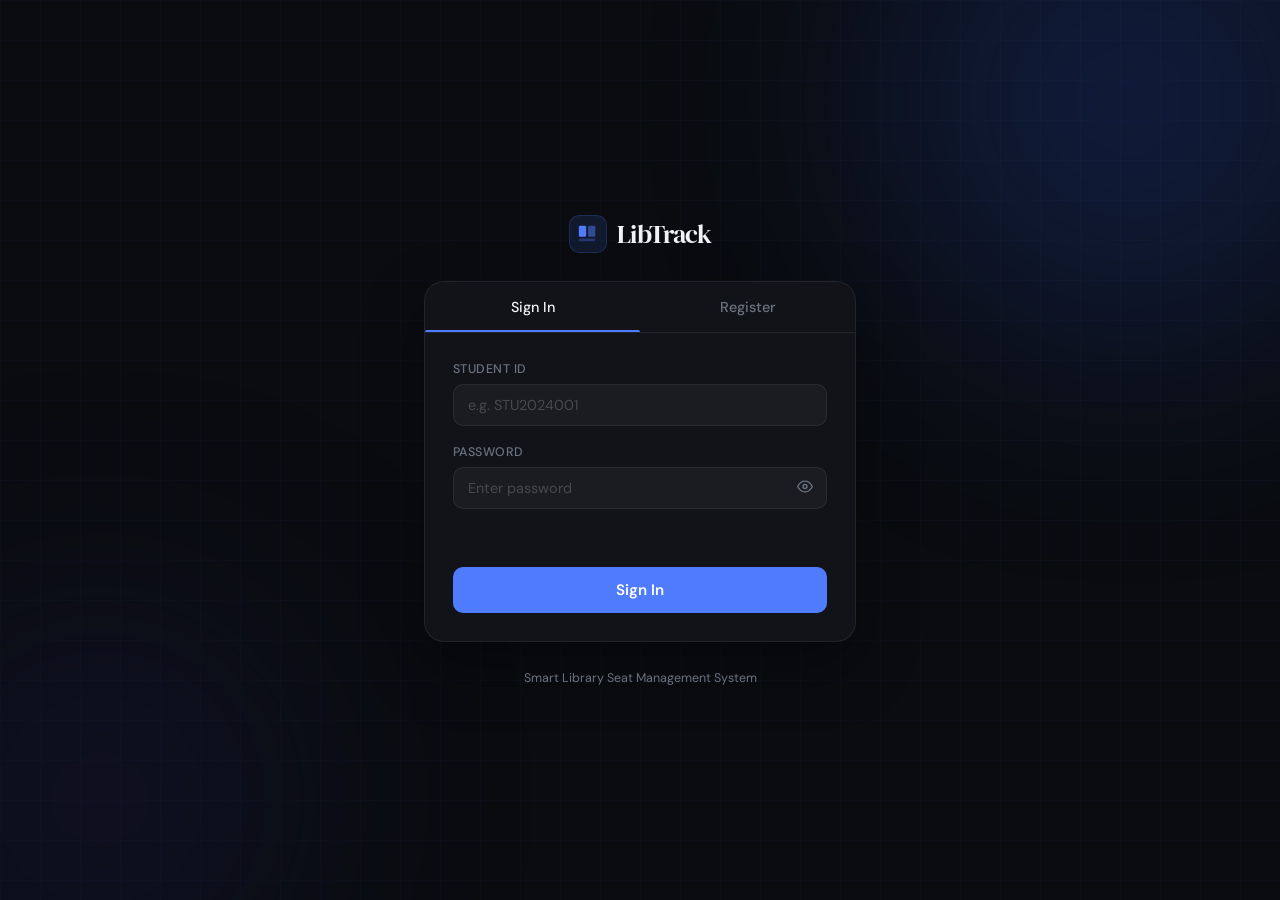
<file: frontend/index.html>
<!DOCTYPE html>
<html lang="en">
<head>
  <meta charset="UTF-8"/>
  <meta name="viewport" content="width=device-width, initial-scale=1.0"/>
  <title>LibTrack — Login</title>
  <link rel="preconnect" href="https://fonts.googleapis.com">
  <link href="https://fonts.googleapis.com/css2?family=DM+Serif+Display:ital@0;1&family=DM+Sans:wght@300;400;500;600&family=JetBrains+Mono:wght@400;500&display=swap" rel="stylesheet">
  <link rel="stylesheet" href="auth.css"/>
</head>
<body>
  <div class="bg-grid"></div>
  <div class="bg-glow g1"></div>
  <div class="bg-glow g2"></div>

  <div class="auth-wrap">
    <div class="brand">
      <div class="brand-icon">
        <svg width="22" height="22" viewBox="0 0 24 24" fill="none">
          <rect x="2" y="3" width="8" height="12" rx="1.5" fill="currentColor"/>
          <rect x="12" y="3" width="8" height="12" rx="1.5" fill="currentColor" opacity=".5"/>
          <rect x="2" y="17" width="18" height="3" rx="1.5" fill="currentColor" opacity=".3"/>
        </svg>
      </div>
      <span class="brand-name">LibTrack</span>
    </div>

    <div class="auth-card">
      <!-- TABS -->
      <div class="tabs">
        <button class="tab active" id="tab-login" onclick="showTab('login')">Sign In</button>
        <button class="tab" id="tab-register" onclick="showTab('register')">Register</button>
        <div class="tab-slider" id="tab-slider"></div>
      </div>

      <!-- LOGIN FORM -->
      <form id="login-form" class="auth-form" onsubmit="handleLogin(event)">
        <div class="form-group">
          <label>Student ID</label>
          <input type="text" id="l-sid" placeholder="e.g. STU2024001" autocomplete="username" required/>
        </div>
        <div class="form-group">
          <label>Password</label>
          <div class="input-wrap">
            <input type="password" id="l-pass" placeholder="Enter password" autocomplete="current-password" required/>
            <button type="button" class="eye-btn" onclick="togglePwd('l-pass',this)">
              <svg width="16" height="16" viewBox="0 0 24 24" fill="none" stroke="currentColor" stroke-width="2"><path d="M1 12s4-8 11-8 11 8 11 8-4 8-11 8-11-8-11-8z"/><circle cx="12" cy="12" r="3"/></svg>
            </button>
          </div>
        </div>
        <div class="form-error" id="login-error"></div>
        <button type="submit" class="btn-primary" id="login-btn">
          <span>Sign In</span>
          <div class="spinner hidden" id="login-spin"></div>
        </button>
      </form>

      <!-- REGISTER FORM -->
      <form id="register-form" class="auth-form hidden" onsubmit="handleRegister(event)">
        <div class="form-row">
          <div class="form-group">
            <label>Full Name</label>
            <input type="text" id="r-name" placeholder="Your full name" required/>
          </div>
          <div class="form-group">
            <label>Student ID</label>
            <input type="text" id="r-sid" placeholder="STU2024001" required/>
          </div>
        </div>
        <div class="form-group">
          <label>Email</label>
          <input type="email" id="r-email" placeholder="you@college.edu" required/>
        </div>
        <div class="form-row">
          <div class="form-group">
            <label>Phone</label>
            <input type="tel" id="r-phone" placeholder="10-digit number" required/>
          </div>
          <div class="form-group">
            <label>Course</label>
            <input type="text" id="r-course" placeholder="B.Tech CSE" required/>
          </div>
        </div>
        <div class="form-group">
          <label>Password</label>
          <div class="input-wrap">
            <input type="password" id="r-pass" placeholder="Min 6 characters" required/>
            <button type="button" class="eye-btn" onclick="togglePwd('r-pass',this)">
              <svg width="16" height="16" viewBox="0 0 24 24" fill="none" stroke="currentColor" stroke-width="2"><path d="M1 12s4-8 11-8 11 8 11 8-4 8-11 8-11-8-11-8z"/><circle cx="12" cy="12" r="3"/></svg>
            </button>
          </div>
        </div>
        <div class="form-error" id="register-error"></div>
        <button type="submit" class="btn-primary" id="register-btn">
          <span>Create Account</span>
          <div class="spinner hidden" id="register-spin"></div>
        </button>
      </form>
    </div>

    <p class="auth-footer">Smart Library Seat Management System</p>
  </div>

  <script src="auth.js"></script>
</body>
</html>
</file>
<file: frontend/auth.css>
*, *::before, *::after { box-sizing: border-box; margin: 0; padding: 0; }

:root {
  --bg: #0a0c10;
  --surface: #111318;
  --border: rgba(255,255,255,0.07);
  --text: #f0f2f5;
  --muted: #6b7280;
  --accent: #4f7cff;
  --accent-dim: rgba(79,124,255,0.12);
  --green: #22c55e;
  --red: #ef4444;
  --radius: 14px;
}

body {
  font-family: 'DM Sans', sans-serif;
  background: var(--bg);
  color: var(--text);
  min-height: 100vh;
  display: flex;
  align-items: center;
  justify-content: center;
  overflow: hidden;
}

/* BACKGROUND */
.bg-grid {
  position: fixed; inset: 0;
  background-image:
    linear-gradient(rgba(79,124,255,0.03) 1px, transparent 1px),
    linear-gradient(90deg, rgba(79,124,255,0.03) 1px, transparent 1px);
  background-size: 40px 40px;
  pointer-events: none;
}
.bg-glow {
  position: fixed; border-radius: 50%;
  filter: blur(120px); pointer-events: none; opacity: 0.35;
}
.g1 { width: 500px; height: 500px; background: #1e3a8a; top: -150px; right: -100px; }
.g2 { width: 400px; height: 400px; background: #1e1b4b; bottom: -100px; left: -100px; }

/* WRAP */
.auth-wrap {
  position: relative; z-index: 10;
  width: 100%; max-width: 480px;
  padding: 24px;
  display: flex; flex-direction: column; align-items: center; gap: 28px;
  animation: fadeUp 0.5s ease both;
}
@keyframes fadeUp {
  from { opacity: 0; transform: translateY(20px); }
  to   { opacity: 1; transform: translateY(0); }
}

/* BRAND */
.brand {
  display: flex; align-items: center; gap: 10px;
}
.brand-icon {
  width: 38px; height: 38px;
  background: var(--accent-dim);
  border: 1px solid rgba(79,124,255,0.2);
  border-radius: 10px;
  display: flex; align-items: center; justify-content: center;
  color: var(--accent);
}
.brand-name {
  font-family: 'DM Serif Display', serif;
  font-size: 1.6rem;
  letter-spacing: -0.02em;
}

/* CARD */
.auth-card {
  width: 100%;
  background: var(--surface);
  border: 1px solid var(--border);
  border-radius: 20px;
  overflow: hidden;
  box-shadow: 0 24px 60px rgba(0,0,0,0.4);
}

/* TABS */
.tabs {
  display: flex; position: relative;
  border-bottom: 1px solid var(--border);
}
.tab {
  flex: 1; padding: 16px;
  background: none; border: none;
  color: var(--muted);
  font-family: 'DM Sans', sans-serif;
  font-size: 0.9rem; font-weight: 500;
  cursor: pointer;
  position: relative; z-index: 1;
  transition: color 0.2s;
}
.tab.active { color: var(--text); }
.tab-slider {
  position: absolute; bottom: 0; left: 0;
  width: 50%; height: 2px;
  background: var(--accent);
  border-radius: 2px 2px 0 0;
  transition: transform 0.25s cubic-bezier(0.34,1.56,0.64,1);
}

/* FORMS */
.auth-form {
  padding: 28px;
  display: flex; flex-direction: column; gap: 18px;
}
.auth-form.hidden { display: none; }

.form-row { display: grid; grid-template-columns: 1fr 1fr; gap: 14px; }

.form-group {
  display: flex; flex-direction: column; gap: 7px;
}
.form-group label {
  font-size: 0.78rem;
  font-weight: 500;
  color: var(--muted);
  letter-spacing: 0.04em;
  text-transform: uppercase;
}
.form-group input {
  background: rgba(255,255,255,0.04);
  border: 1px solid var(--border);
  border-radius: 10px;
  padding: 11px 14px;
  color: var(--text);
  font-family: 'DM Sans', sans-serif;
  font-size: 0.9rem;
  outline: none;
  transition: border-color 0.2s, box-shadow 0.2s;
  width: 100%;
}
.form-group input:focus {
  border-color: rgba(79,124,255,0.5);
  box-shadow: 0 0 0 3px rgba(79,124,255,0.1);
}
.form-group input::placeholder { color: rgba(255,255,255,0.2); }

.input-wrap { position: relative; }
.input-wrap input { padding-right: 42px; }
.eye-btn {
  position: absolute; right: 12px; top: 50%; transform: translateY(-50%);
  background: none; border: none; color: var(--muted); cursor: pointer;
  padding: 2px;
}
.eye-btn:hover { color: var(--text); }

.form-error {
  font-size: 0.82rem; color: var(--red);
  min-height: 18px;
  padding: 0 2px;
}

.btn-primary {
  width: 100%;
  background: var(--accent);
  border: none; border-radius: 10px;
  padding: 13px;
  color: #fff;
  font-family: 'DM Sans', sans-serif;
  font-size: 0.95rem; font-weight: 600;
  cursor: pointer;
  display: flex; align-items: center; justify-content: center; gap: 10px;
  transition: opacity 0.2s, transform 0.1s;
  margin-top: 4px;
}
.btn-primary:hover { opacity: 0.9; }
.btn-primary:active { transform: scale(0.98); }
.btn-primary:disabled { opacity: 0.5; cursor: not-allowed; }

.spinner {
  width: 16px; height: 16px;
  border: 2px solid rgba(255,255,255,0.3);
  border-top-color: #fff;
  border-radius: 50%;
  animation: spin 0.7s linear infinite;
}
.spinner.hidden { display: none; }
@keyframes spin { to { transform: rotate(360deg); } }

.auth-footer {
  font-size: 0.78rem; color: var(--muted);
  text-align: center;
}

/* TOAST */
.toast {
  position: fixed; bottom: 24px; left: 50%; transform: translateX(-50%) translateY(80px);
  background: #1e2128; border: 1px solid var(--border);
  border-radius: 10px; padding: 12px 20px;
  font-size: 0.85rem; color: var(--text);
  box-shadow: 0 8px 30px rgba(0,0,0,0.4);
  opacity: 0; transition: all 0.3s ease; z-index: 9999;
  white-space: nowrap;
}
.toast.show { opacity: 1; transform: translateX(-50%) translateY(0); }
.toast.success { border-color: rgba(34,197,94,0.4); color: #86efac; }
.toast.error   { border-color: rgba(239,68,68,0.4);  color: #fca5a5; }

div#toast { position: fixed; }
</file>
<file: frontend/dashboard.css>
*, *::before, *::after { box-sizing: border-box; margin: 0; padding: 0; }

:root {
  --bg: #0a0c10;
  --surface: #111318;
  --surface2: #161a22;
  --border: rgba(255,255,255,0.07);
  --border2: rgba(255,255,255,0.12);
  --text: #f0f2f5;
  --text2: #9ca3af;
  --muted: #4b5563;
  --accent: #4f7cff;
  --accent-dim: rgba(79,124,255,0.12);
  --accent2: #7c5cfc;
  --green: #22c55e;
  --green-dim: rgba(34,197,94,0.1);
  --red: #ef4444;
  --red-dim: rgba(239,68,68,0.1);
  --amber: #f59e0b;
  --amber-dim: rgba(245,158,11,0.1);
  --sidebar-w: 220px;
  --radius: 12px;
}

html, body { height: 100%; }

body {
  font-family: 'DM Sans', sans-serif;
  background: var(--bg);
  color: var(--text);
  display: flex;
  overflow: hidden;
}

/* ── SIDEBAR ── */
.sidebar {
  width: var(--sidebar-w);
  background: var(--surface);
  border-right: 1px solid var(--border);
  display: flex; flex-direction: column;
  flex-shrink: 0;
  height: 100vh;
  position: relative; z-index: 100;
  transition: transform 0.3s ease;
}

.sidebar-top {
  padding: 20px 16px 10px;
  border-bottom: 1px solid var(--border);
  display: flex; flex-direction: column; gap: 16px;
}

.brand {
  display: flex; align-items: center; gap: 9px;
}
.brand-icon {
  width: 32px; height: 32px;
  background: var(--accent-dim);
  border: 1px solid rgba(79,124,255,0.2);
  border-radius: 8px;
  display: flex; align-items: center; justify-content: center;
  color: var(--accent); flex-shrink: 0;
}
.brand-name {
  font-family: 'DM Serif Display', serif;
  font-size: 1.25rem;
  letter-spacing: -0.02em;
}

.user-pill {
  display: flex; align-items: center; gap: 10px;
  background: rgba(255,255,255,0.03);
  border: 1px solid var(--border);
  border-radius: 10px;
  padding: 10px 12px;
}
.user-avatar {
  width: 30px; height: 30px;
  background: var(--accent);
  border-radius: 50%;
  display: flex; align-items: center; justify-content: center;
  font-size: 0.75rem; font-weight: 700;
  flex-shrink: 0; color: #fff;
}
.user-info { display: flex; flex-direction: column; gap: 1px; min-width: 0; }
.user-name { font-size: 0.82rem; font-weight: 600; white-space: nowrap; overflow: hidden; text-overflow: ellipsis; }
.user-id { font-size: 0.7rem; color: var(--text2); font-family: 'JetBrains Mono', monospace; }

/* NAV */
.nav {
  flex: 1; padding: 12px 10px;
  display: flex; flex-direction: column; gap: 3px;
  overflow-y: auto;
}
.nav-item {
  display: flex; align-items: center; gap: 10px;
  padding: 10px 12px;
  border-radius: 8px;
  color: var(--text2);
  font-size: 0.85rem; font-weight: 500;
  cursor: pointer;
  text-decoration: none;
  transition: background 0.15s, color 0.15s;
  user-select: none;
}
.nav-item:hover { background: rgba(255,255,255,0.04); color: var(--text); }
.nav-item.active { background: var(--accent-dim); color: var(--accent); }
.nav-item svg { flex-shrink: 0; }

.logout-btn {
  margin: 12px;
  background: none; border: 1px solid var(--border);
  border-radius: 8px; padding: 9px 14px;
  color: var(--text2); font-family: 'DM Sans', sans-serif;
  font-size: 0.82rem; cursor: pointer;
  display: flex; align-items: center; gap: 8px;
  transition: background 0.15s, color 0.15s;
}
.logout-btn:hover { background: var(--red-dim); color: var(--red); border-color: rgba(239,68,68,0.3); }

/* ── MAIN ── */
.main {
  flex: 1; display: flex; flex-direction: column;
  height: 100vh; overflow: hidden;
}

.topbar {
  display: flex; align-items: center; gap: 14px;
  padding: 0 24px;
  height: 56px;
  border-bottom: 1px solid var(--border);
  background: var(--surface);
  flex-shrink: 0;
}
.hamburger {
  display: none;
  background: none; border: none; color: var(--text2);
  cursor: pointer; padding: 4px;
}
.topbar-title {
  font-family: 'DM Serif Display', serif;
  font-size: 1.15rem;
  font-weight: 400;
  flex: 1;
}
.date-chip {
  font-size: 0.75rem; color: var(--text2);
  font-family: 'JetBrains Mono', monospace;
  background: rgba(255,255,255,0.04);
  border: 1px solid var(--border);
  padding: 4px 10px; border-radius: 20px;
}

.content {
  flex: 1; overflow-y: auto;
  padding: 28px 28px;
}
.content::-webkit-scrollbar { width: 5px; }
.content::-webkit-scrollbar-track { background: transparent; }
.content::-webkit-scrollbar-thumb { background: var(--muted); border-radius: 3px; }

/* ── PAGES ── */
.page { display: none; animation: fadeIn 0.25s ease; }
.page.active { display: block; }
@keyframes fadeIn { from { opacity: 0; transform: translateY(8px); } to { opacity: 1; transform: translateY(0); } }

.page-header { margin-bottom: 24px; }
.page-title { font-family: 'DM Serif Display', serif; font-size: 1.6rem; font-weight: 400; }
.page-sub { font-size: 0.85rem; color: var(--text2); margin-top: 4px; }

/* ── KPI CARDS ── */
.kpi-grid { display: grid; grid-template-columns: repeat(4, 1fr); gap: 16px; margin-bottom: 24px; }
.kpi-card {
  background: var(--surface); border: 1px solid var(--border);
  border-radius: var(--radius); padding: 20px;
}
.kpi-label { font-size: 0.75rem; color: var(--text2); text-transform: uppercase; letter-spacing: 0.05em; margin-bottom: 8px; }
.kpi-value { font-size: 2rem; font-weight: 700; font-family: 'DM Serif Display', serif; line-height: 1; }
.kpi-sub { font-size: 0.75rem; color: var(--text2); margin-top: 4px; }
.kpi-card.green .kpi-value { color: var(--green); }
.kpi-card.red   .kpi-value { color: var(--red); }
.kpi-card.blue  .kpi-value { color: var(--accent); }
.kpi-card.purple .kpi-value { color: var(--accent2); }

/* ── CHARTS ROW ── */
.charts-row { display: grid; grid-template-columns: 1fr 1fr; gap: 16px; margin-bottom: 24px; }
.chart-card {
  background: var(--surface); border: 1px solid var(--border);
  border-radius: var(--radius); padding: 20px;
}
.chart-title { font-size: 0.82rem; font-weight: 600; color: var(--text2); text-transform: uppercase; letter-spacing: 0.05em; margin-bottom: 18px; }

/* Donut */
.donut-wrap { display: flex; align-items: center; gap: 20px; }
.donut-center { position: relative; width: 120px; height: 120px; flex-shrink: 0; }
#donutCanvas { width: 120px; height: 120px; }
.donut-pct { position: absolute; inset: 0; display: flex; align-items: center; justify-content: center; font-size: 1.4rem; font-weight: 700; font-family: 'DM Serif Display', serif; }
.donut-legend { display: flex; flex-direction: column; gap: 8px; }
.legend-row { display: flex; align-items: center; gap: 8px; font-size: 0.82rem; }
.legend-dot { width: 8px; height: 8px; border-radius: 50%; }

/* Bar chart */
.bar-chart { display: flex; align-items: flex-end; gap: 5px; height: 80px; }
.bar-item {
  flex: 1; background: var(--accent-dim);
  border-radius: 4px 4px 0 0;
  cursor: default;
  transition: background 0.2s;
  position: relative;
  min-height: 6px;
}
.bar-item:hover { background: rgba(79,124,255,0.35); }
.bar-item::after {
  content: attr(data-label);
  position: absolute; bottom: -18px; left: 50%;
  transform: translateX(-50%);
  font-size: 0.6rem; color: var(--muted);
}
.bar-chart-wrap { overflow: hidden; padding-bottom: 20px; }

/* ── SEAT MAP ── */
.filter-row {
  display: flex; gap: 8px; flex-wrap: wrap; margin-bottom: 20px;
}
.seg-btn {
  padding: 7px 16px; border-radius: 20px;
  background: rgba(255,255,255,0.04); border: 1px solid var(--border);
  color: var(--text2); font-family: 'DM Sans', sans-serif;
  font-size: 0.82rem; cursor: pointer;
  transition: all 0.15s;
}
.seg-btn:hover { border-color: var(--border2); color: var(--text); }
.seg-btn.active { background: var(--accent-dim); border-color: rgba(79,124,255,0.3); color: var(--accent); }

.zone-section { margin-bottom: 20px; }
.zone-label { font-size: 0.72rem; font-weight: 600; color: var(--muted); text-transform: uppercase; letter-spacing: 0.08em; margin-bottom: 10px; }

.seat-grid { display: flex; flex-wrap: wrap; gap: 8px; }
.seat-btn {
  width: 56px; height: 52px;
  border-radius: 8px; border: 1px solid;
  font-size: 0.68rem; font-weight: 600;
  cursor: pointer; font-family: 'JetBrains Mono', monospace;
  transition: all 0.15s;
  display: flex; flex-direction: column; align-items: center; justify-content: center;
  gap: 2px; line-height: 1;
}
.seat-btn small { font-size: 0.58rem; font-weight: 400; opacity: 0.7; }
.seat-btn.available { background: var(--green-dim); border-color: rgba(34,197,94,0.25); color: var(--green); }
.seat-btn.available:hover { background: rgba(34,197,94,0.2); border-color: var(--green); transform: scale(1.05); }
.seat-btn.occupied  { background: rgba(255,255,255,0.02); border-color: var(--border); color: var(--muted); cursor: not-allowed; }
.seat-btn.selected  { background: var(--accent-dim); border-color: var(--accent); color: var(--accent); box-shadow: 0 0 0 2px rgba(79,124,255,0.25); }

.seat-legend { display: flex; gap: 16px; margin-bottom: 20px; }
.legend-item { display: flex; align-items: center; gap: 6px; font-size: 0.78rem; color: var(--text2); }
.legend-swatch { width: 12px; height: 12px; border-radius: 3px; border: 1px solid; }
.legend-swatch.available { background: var(--green-dim); border-color: rgba(34,197,94,0.4); }
.legend-swatch.occupied  { background: rgba(255,255,255,0.02); border-color: var(--border); }
.legend-swatch.selected  { background: var(--accent-dim); border-color: var(--accent); }

.action-bar {
  position: sticky; bottom: 0;
  background: var(--surface2);
  border: 1px solid var(--border);
  border-radius: 12px;
  padding: 14px 18px;
  display: flex; align-items: center; justify-content: space-between;
  margin-top: 20px;
}
.action-bar.hidden { display: none; }
.selected-label { font-size: 0.85rem; color: var(--text2); }
.selected-label strong { color: var(--text); }

/* ── FORM CARD ── */
.form-card {
  background: var(--surface); border: 1px solid var(--border);
  border-radius: var(--radius); padding: 28px; max-width: 640px;
}
.form-grid { display: grid; grid-template-columns: 1fr 1fr; gap: 16px; }
.form-group { display: flex; flex-direction: column; gap: 7px; }
.form-group.full { grid-column: 1 / -1; }
.form-group label { font-size: 0.75rem; font-weight: 500; color: var(--text2); text-transform: uppercase; letter-spacing: 0.05em; }
.form-group input, .form-group select {
  background: rgba(255,255,255,0.04);
  border: 1px solid var(--border);
  border-radius: 8px; padding: 10px 13px;
  color: var(--text); font-family: 'DM Sans', sans-serif; font-size: 0.88rem;
  outline: none; transition: border-color 0.2s, box-shadow 0.2s; width: 100%;
}
.form-group input:focus, .form-group select:focus {
  border-color: rgba(79,124,255,0.5);
  box-shadow: 0 0 0 3px rgba(79,124,255,0.1);
}
.form-group select option { background: #1a1d24; }
.form-group input::placeholder { color: rgba(255,255,255,0.2); }
.form-section-title { font-size: 0.7rem; font-weight: 600; color: var(--muted); text-transform: uppercase; letter-spacing: 0.08em; margin-bottom: 14px; margin-top: 4px; }

/* Duration pills */
.dur-pills { display: flex; gap: 8px; }
.dur-pill { display: none; }
.dur-pill + label {
  padding: 7px 16px; border-radius: 20px;
  background: rgba(255,255,255,0.04); border: 1px solid var(--border);
  color: var(--text2); font-size: 0.82rem; cursor: pointer;
  transition: all 0.15s; user-select: none;
}
.dur-pill:checked + label { background: var(--accent-dim); border-color: rgba(79,124,255,0.3); color: var(--accent); }

/* ── ROOMS GRID ── */
.rooms-grid { display: grid; grid-template-columns: repeat(auto-fill, minmax(260px, 1fr)); gap: 16px; }
.room-card {
  background: var(--surface); border: 1px solid var(--border);
  border-radius: var(--radius); padding: 20px;
  transition: transform 0.15s, border-color 0.15s;
}
.room-card.available { cursor: pointer; }
.room-card.available:hover { transform: translateY(-2px); border-color: rgba(34,197,94,0.3); }
.room-card-top { display: flex; align-items: center; justify-content: space-between; margin-bottom: 14px; }
.room-id { font-family: 'JetBrains Mono', monospace; font-size: 1.1rem; font-weight: 700; }
.room-badge {
  font-size: 0.7rem; font-weight: 600; padding: 3px 8px; border-radius: 20px;
  text-transform: uppercase; letter-spacing: 0.04em;
}
.room-badge.available { background: var(--green-dim); color: var(--green); }
.room-badge.occupied  { background: var(--red-dim); color: var(--red); }
.room-details { display: flex; flex-direction: column; gap: 6px; }
.room-detail { font-size: 0.82rem; color: var(--text2); }

/* ── BOOKING CARDS ── */
.bookings-list { display: flex; flex-direction: column; gap: 12px; }
.booking-card {
  background: var(--surface); border: 1px solid var(--border);
  border-radius: var(--radius); padding: 16px 20px;
  display: flex; align-items: center; gap: 14px;
  flex-wrap: wrap;
}
.booking-type-tag {
  font-size: 0.68rem; font-weight: 700; padding: 3px 9px; border-radius: 4px;
  text-transform: uppercase; letter-spacing: 0.05em; flex-shrink: 0;
}
.booking-type-tag.seat  { background: var(--accent-dim); color: var(--accent); }
.booking-type-tag.group { background: rgba(124,92,252,0.12); color: var(--accent2); }
.booking-info { flex: 1; min-width: 0; }
.booking-info strong { display: block; font-size: 0.9rem; margin-bottom: 2px; }
.booking-info span { font-size: 0.78rem; color: var(--text2); font-family: 'JetBrains Mono', monospace; }
.booking-meta { display: flex; align-items: center; gap: 10px; flex-wrap: wrap; }
.booking-id { font-size: 0.7rem; color: var(--muted); font-family: 'JetBrains Mono', monospace; }
.booking-status {
  font-size: 0.7rem; font-weight: 700; padding: 2px 8px; border-radius: 4px;
  text-transform: uppercase; letter-spacing: 0.04em;
}
.booking-status.UPCOMING { background: var(--accent-dim); color: var(--accent); }
.booking-status.ACTIVE   { background: var(--green-dim); color: var(--green); }
.booking-status.DONE     { background: rgba(255,255,255,0.04); color: var(--muted); }
.booking-status.CANCELLED { background: var(--red-dim); color: var(--red); }

.cancel-btn {
  font-size: 0.75rem; padding: 4px 10px;
  background: var(--red-dim); border: 1px solid rgba(239,68,68,0.2);
  border-radius: 6px; color: var(--red); cursor: pointer;
  font-family: 'DM Sans', sans-serif; transition: background 0.15s;
}
.cancel-btn:hover { background: rgba(239,68,68,0.2); }

/* ── SLOTS ── */
.slots-grid { display: grid; grid-template-columns: repeat(auto-fill, minmax(220px, 1fr)); gap: 12px; }
.slot-card {
  background: var(--surface); border: 1px solid var(--border);
  border-radius: var(--radius); padding: 16px;
}
.slot-time { font-family: 'JetBrains Mono', monospace; font-size: 0.88rem; font-weight: 600; margin-bottom: 12px; }
.slot-bar-wrap { background: rgba(255,255,255,0.05); border-radius: 4px; height: 6px; margin-bottom: 8px; overflow: hidden; }
.slot-bar-fill { height: 100%; border-radius: 4px; transition: width 0.5s ease; }
.slot-counts { display: flex; justify-content: space-between; font-size: 0.76rem; color: var(--text2); }
.slot-avail { color: var(--green); }

/* ── BUTTONS ── */
.btn-primary {
  background: var(--accent); border: none; border-radius: 8px;
  padding: 11px 20px; color: #fff;
  font-family: 'DM Sans', sans-serif; font-size: 0.88rem; font-weight: 600;
  cursor: pointer; transition: opacity 0.15s, transform 0.1s;
  display: inline-flex; align-items: center; gap: 8px;
}
.btn-primary:hover { opacity: 0.88; }
.btn-primary:active { transform: scale(0.98); }
.btn-primary:disabled { opacity: 0.4; cursor: not-allowed; }
.btn-primary.full { width: 100%; justify-content: center; }

.btn-ghost {
  background: rgba(255,255,255,0.04); border: 1px solid var(--border);
  border-radius: 8px; padding: 11px 20px; color: var(--text2);
  font-family: 'DM Sans', sans-serif; font-size: 0.88rem; cursor: pointer;
  transition: background 0.15s; display: inline-flex; align-items: center; gap: 8px;
}
.btn-ghost:hover { background: rgba(255,255,255,0.07); color: var(--text); }

/* ── LOOKUP BAR ── */
.lookup-bar {
  display: flex; gap: 10px; max-width: 480px; margin-bottom: 24px;
}
.lookup-bar input {
  flex: 1;
  background: rgba(255,255,255,0.04); border: 1px solid var(--border);
  border-radius: 8px; padding: 10px 14px;
  color: var(--text); font-family: 'DM Sans', sans-serif; font-size: 0.9rem;
  outline: none;
}
.lookup-bar input:focus { border-color: rgba(79,124,255,0.5); }
.lookup-bar input::placeholder { color: rgba(255,255,255,0.2); }

/* ── MODAL ── */
.modal-overlay {
  position: fixed; inset: 0; background: rgba(0,0,0,0.7);
  backdrop-filter: blur(8px); z-index: 999;
  display: flex; align-items: center; justify-content: center;
  padding: 20px;
}
.modal-overlay.hidden { display: none; }
.modal-box {
  background: var(--surface); border: 1px solid var(--border2);
  border-radius: 20px; padding: 36px;
  max-width: 420px; width: 100%;
  text-align: center;
  animation: popIn 0.3s cubic-bezier(0.34,1.56,0.64,1) both;
}
@keyframes popIn { from { opacity: 0; transform: scale(0.85); } to { opacity: 1; transform: scale(1); } }
.modal-icon {
  width: 48px; height: 48px; background: var(--green-dim); border-radius: 50%;
  display: flex; align-items: center; justify-content: center;
  font-size: 1.3rem; margin: 0 auto 18px; color: var(--green);
  border: 1px solid rgba(34,197,94,0.3);
}
.modal-box h2 { font-family: 'DM Serif Display', serif; font-size: 1.5rem; margin-bottom: 8px; }
.modal-box p { color: var(--text2); font-size: 0.88rem; margin-bottom: 16px; }
.modal-box pre {
  background: rgba(255,255,255,0.03); border: 1px solid var(--border);
  border-radius: 8px; padding: 14px; text-align: left;
  font-family: 'JetBrains Mono', monospace; font-size: 0.76rem;
  color: var(--text2); margin-bottom: 20px; white-space: pre-wrap;
}

/* ── EMPTY STATE ── */
.empty { text-align: center; padding: 60px 20px; color: var(--text2); font-size: 0.9rem; }

/* ── TOAST ── */
.toast {
  position: fixed; bottom: 24px; left: 50%; transform: translateX(-50%) translateY(80px);
  background: #1e2128; border: 1px solid var(--border);
  border-radius: 10px; padding: 11px 20px;
  font-size: 0.84rem; color: var(--text);
  box-shadow: 0 8px 30px rgba(0,0,0,0.5);
  opacity: 0; transition: all 0.3s ease; z-index: 9999;
  white-space: nowrap;
}
.toast.show { opacity: 1; transform: translateX(-50%) translateY(0); }
.toast.success { border-color: rgba(34,197,94,0.4); color: #86efac; }
.toast.error   { border-color: rgba(239,68,68,0.4); color: #fca5a5; }
.toast.info    { border-color: rgba(79,124,255,0.3); }

/* ── SPINNER ── */
.spinner {
  width: 14px; height: 14px;
  border: 2px solid rgba(255,255,255,0.3); border-top-color: #fff;
  border-radius: 50%; animation: spin 0.7s linear infinite; display: inline-block;
}
.hidden { display: none !important; }
@keyframes spin { to { transform: rotate(360deg); } }

/* ── RECENT BOOKINGS TABLE ── */
.recent-list { display: flex; flex-direction: column; }
.recent-row {
  display: flex; align-items: center; gap: 12px;
  padding: 11px 0; border-bottom: 1px solid var(--border);
}
.recent-row:last-child { border-bottom: none; }
.recent-dot {
  width: 8px; height: 8px; border-radius: 50%; flex-shrink: 0;
}
.recent-dot.book   { background: var(--green); }
.recent-dot.group  { background: var(--accent2); }
.recent-dot.cancel { background: var(--red); }
.recent-text { flex: 1; font-size: 0.83rem; }
.recent-text span { color: var(--text2); font-size: 0.75rem; display: block; margin-top: 1px; }
.recent-time { font-size: 0.72rem; color: var(--muted); font-family: 'JetBrains Mono', monospace; }

/* ── RESPONSIVE ── */
@media (max-width: 900px) {
  .kpi-grid { grid-template-columns: 1fr 1fr; }
  .charts-row { grid-template-columns: 1fr; }
  .form-grid { grid-template-columns: 1fr; }
  .form-group.full { grid-column: 1; }
}
@media (max-width: 700px) {
  .sidebar {
    position: fixed; left: 0; top: 0; bottom: 0;
    transform: translateX(-100%);
  }
  .sidebar.open { transform: translateX(0); box-shadow: 4px 0 30px rgba(0,0,0,0.5); }
  .hamburger { display: flex; }
  .content { padding: 20px 16px; }
  .kpi-grid { grid-template-columns: 1fr 1fr; }
}
@media (max-width: 480px) {
  .kpi-grid { grid-template-columns: 1fr; }
}

/* ── CONTROLS ROW ── */
.controls-row {
  display: flex; align-items: center; gap: 10px;
  margin-bottom: 20px; flex-wrap: wrap;
}
.date-input {
  background: rgba(255,255,255,0.04); border: 1px solid var(--border);
  border-radius: 8px; padding: 8px 12px;
  color: var(--text); font-family: 'DM Sans', sans-serif; font-size: 0.85rem;
  outline: none;
}
.date-input:focus { border-color: rgba(79,124,255,0.5); }
</file>
